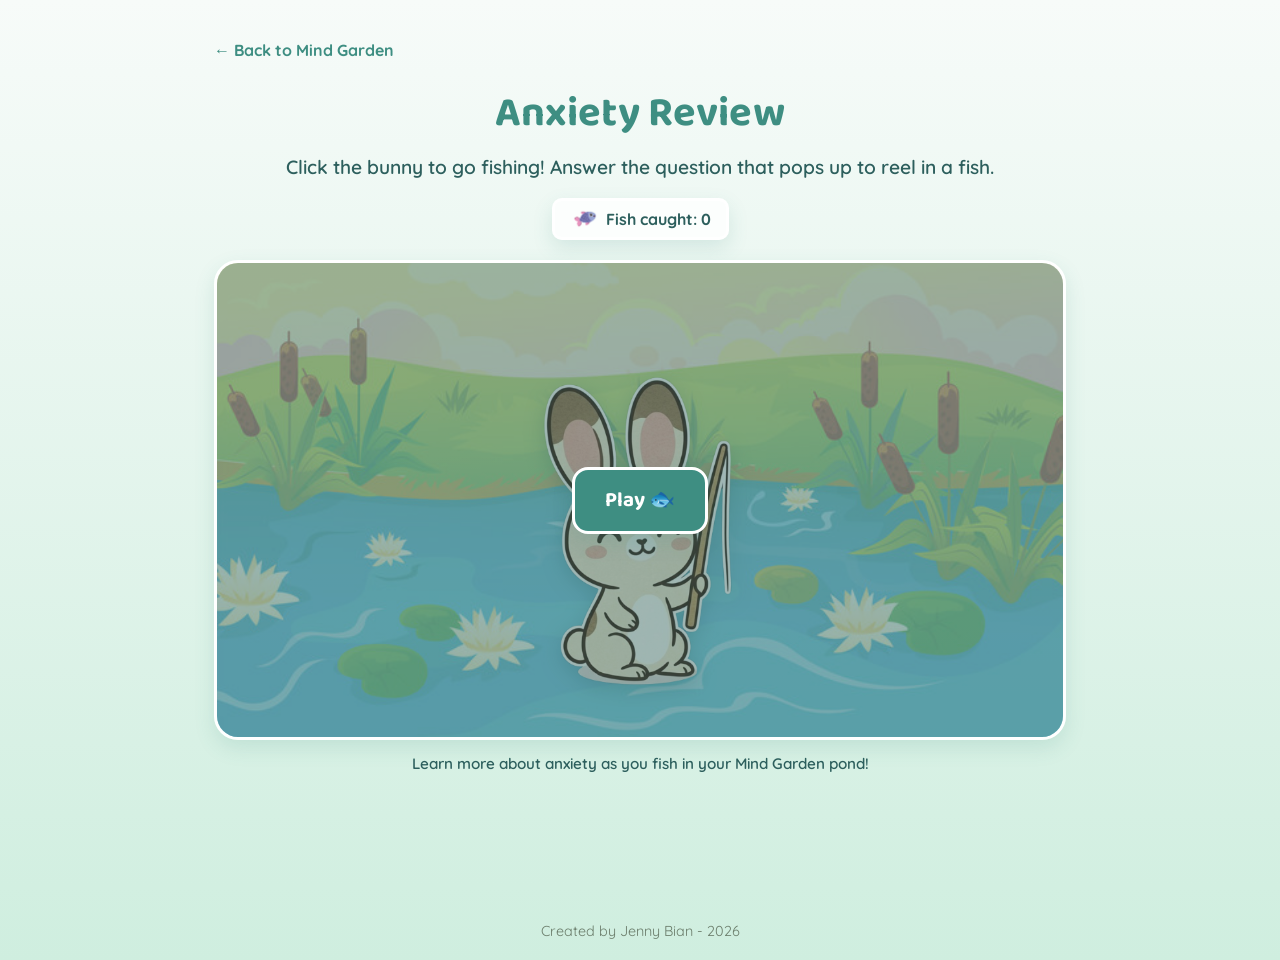
<file: games/anxiety-review/index.html>
<!DOCTYPE html>
<html lang="en">
<head>
  <meta charset="UTF-8">
  <meta name="viewport" content="width=device-width, initial-scale=1.0">
  <title>Anxiety Review - Mind Garden</title>

  <link rel="preconnect" href="https://fonts.googleapis.com">
  <link rel="preconnect" href="https://fonts.gstatic.com" crossorigin>
  <link href="https://fonts.googleapis.com/css2?family=Baloo+2:wght@500;700;800&family=Quicksand:wght@500;600;700&display=swap" rel="stylesheet">

  <link rel="stylesheet" href="../../style.css">
  <link rel="stylesheet" href="style.css">
</head>
<body>

  <main class="container game-page">
    <a href="../../index.html" class="back-link">&larr; Back to Mind Garden</a>

    <header class="page-header">
      <h1>Anxiety Review</h1>
      <p class="subtitle">Click the bunny to go fishing! Answer the question that pops up to reel in a fish.</p>
    </header>

    <div class="progress-box">
      <img src="images/fish.png" alt="Fish icon" class="progress-fish">
      <p class="progress-text" id="progress-text">Fish caught: 0</p>
    </div>

    <div class="pond-stage" id="pond-stage">
      <div class="start-overlay" id="start-overlay">
        <button class="play-btn" id="play-btn">
          Play 🐟
        </button>
      </div>

      <p class="encourage-text" id="encourage-text"></p>
      <div class="caught-fish-container" id="caught-fish-container"></div>
      <button type="button" class="person-wrap" id="person-btn" aria-label="Click to go fishing">
        <img id="person-sprite" src="images/standing.png" alt="Person standing by the pond" class="person-sprite">
      </button>

    </div>

    <p class="game-hint">Learn more about anxiety as you fish in your Mind Garden pond!</p>
  </main>

  <!-- Quiz overlay -->
  <div class="quiz-overlay" id="quiz-overlay" hidden>
    <div class="quiz-card">
      <div class="fish-icon-wrap">
        <img id="fish-icon" src="images/fish.png" alt="A fish" class="fish-icon">
      </div>
      <h2 id="quiz-title">Something's on the line!</h2>
      <p class="quiz-clue" id="quiz-clue"></p>
      <div class="quiz-options">
        <button class="quiz-option" id="option-a" type="button"></button>
        <button class="quiz-option" id="option-b" type="button"></button>
      </div>
      <p class="quiz-feedback" id="quiz-feedback" hidden></p>
    </div>
  </div>

  <footer class="footer">
    Created by Jenny Bian - 2026
  </footer>

  <script src="script.js"></script>
</body>
</html>
</file>
<file: style.css>
/* ===== Mind Garden — Style Sheet =====
   Palette:
   --sky        #A8D8EA  (light blue)
   --mint       #B8E6D5  (light green)
   --seafoam    #CFEEDF  (pale green-blue)
   --periwinkle #C9D9F0  (soft blue-violet)
   --teal-deep  #3E8E82  (headings / accents)
   --teal-text  #2D5F5D  (body text)
   --cream      #F7FBF9  (page background)
   --white      #FFFFFF
*/

:root {
  --sky: #A8D8EA;
  --mint: #B8E6D5;
  --seafoam: #CFEEDF;
  --periwinkle: #C9D9F0;
  --teal-deep: #3E8E82;
  --teal-text: #2D5F5D;
  --cream: #F7FBF9;
  --white: #FFFFFF;

  --radius-lg: 24px;
  --radius-md: 16px;
  --shadow-soft: 0 8px 20px rgba(62, 142, 130, 0.15);
}

* {
  box-sizing: border-box;
}

body {
  margin: 0;
  min-height: 100vh;
  background: linear-gradient(180deg, var(--cream) 0%, var(--seafoam) 100%);
  font-family: 'Quicksand', sans-serif;
  color: var(--teal-text);
}

h1, h2, h3 {
  font-family: 'Baloo 2', sans-serif;
  margin: 0;
}

/* ===== Moving banner ===== */
/* ===== Moving banner ===== */
.banner {
  width: 100%;
  overflow: hidden;
  background: var(--teal-deep);
  padding: 12px 0;
}

.banner-track {
  display: block;
  animation: scroll-banner 30s linear infinite;
}

.banner-track span {
  display: inline-block;
  font-family: 'Baloo 2', sans-serif;
  font-weight: 700;
  font-size: 1.1rem;
  color: var(--white);
  white-space: nowrap;
}

@keyframes scroll-banner {
  from {
    transform: translateX(100vw);
  }
  to {
    transform: translateX(-100%);
  }
}

/* ===== Layout ===== */
.container {
  max-width: 900px;
  margin: 0 auto;
  padding: 40px 24px 64px;
}

.page-header {
  text-align: center;
  margin-bottom: 40px;
}

/* Normal, modest heading style — used on game pages */
.page-header h1 {
  font-size: clamp(2rem, 4vw, 2.6rem);
  font-weight: 700;
  color: var(--teal-deep);
  letter-spacing: 0.3px;
}

/* Big glowing title style — homepage only */
.home-header h1 {
  font-size: clamp(3.2rem, 6vw, 4.4rem);
  font-weight: 600;
  letter-spacing: 0.5px;
  text-shadow:
    0 2px 0 var(--white),
    0 4px 14px rgba(62, 142, 130, 0.35),
    0 10px 30px rgba(62, 142, 130, 0.2);
}

.subtitle {
  margin-top: 8px;
  font-size: 1.2rem;
  font-weight: 600;
}

/* ===== Game grid ===== */
.game-grid {
  display: grid;
  grid-template-columns: repeat(2, 1fr);
  gap: 24px;
}

@media (max-width: 600px) {
  .game-grid {
    grid-template-columns: 1fr;
  }
}

.game-card {
  display: flex;
  flex-direction: column;
  align-items: center;
  text-align: center;
  text-decoration: none;
  color: var(--teal-text);
  padding: 32px 20px;
  border-radius: var(--radius-lg);
  box-shadow: var(--shadow-soft);
  border: 3px solid var(--white);
  transition: transform 0.2s ease, box-shadow 0.2s ease;
}

.game-card:hover,
.game-card:focus-visible {
  transform: translateY(-4px);
  box-shadow: 0 12px 26px rgba(62, 142, 130, 0.25);
}

.game-card:focus-visible {
  outline: 3px solid var(--teal-deep);
  outline-offset: 3px;
}

.game-card--mint       { background: var(--mint); }
.game-card--sky        { background: var(--sky); }
.game-card--seafoam    { background: var(--seafoam); }
.game-card--periwinkle { background: var(--periwinkle); }

/* ===== Breathing Basket Catch background ===== */
.fruit-basket-card {
  position: relative;
  overflow: hidden;
}

.fruit-basket-card::before {
  content: "";
  position: absolute;
  inset: 0;

  background-image: url("images/fruitbasket.png");
  background-size: cover;
  background-position: center;
  background-repeat: no-repeat;

  opacity: 0.65;
  z-index: 0;
}

/* Keep text and icons above image */
.fruit-basket-card > * {
  position: relative;
  z-index: 1;
}

.game-icon {
  width: 56px;
  height: 56px;
  margin-bottom: 12px;
  background: transparent;
}
.game-card h2 {
  font-size: 1.3rem;
  margin-bottom: 6px;
}

.game-card p {
  margin: 0;
  font-size: 0.95rem;
  font-weight: 600;
}

/* ===== Thinking Errors background ===== */
.catthink-card {
  position: relative;
  overflow: hidden;
}

.catthink-card::before {
  content: "";
  position: absolute;
  inset: 0;

  background-image: url("images/catthink.png");
  background-size: cover;
  background-position: center;
  background-repeat: no-repeat;

  opacity: 0.65;
  z-index: 0;
}

/* Keep text above background */
.catthink-card > * {
  position: relative;
  z-index: 1;
}

/* ===== About section ===== */
.about-section {
  margin-top: 56px;
  padding: 28px;
  background: var(--white);
  border-radius: var(--radius-md);
  box-shadow: var(--shadow-soft);
  text-align: center;
}

.about-section h3 {
  color: var(--teal-deep);
  font-size: 1.4rem;
  margin-bottom: 10px;
}

.about-section p {
  margin: 0;
  font-size: 1rem;
  line-height: 1.5;
}

.sparkle {
    position: absolute;
    width: 8px;
    height: 8px;
    background: rgba(255, 255, 255, 0.6);
    border-radius: 50%;
    pointer-events: none;
    box-shadow: 
        0 0 6px rgba(255,255,255,0.8),
        0 0 12px rgba(168,216,234,0.6);
    animation: sparkleFade 1.5s ease-out forwards;
}

@keyframes sparkleFade {
    from {
        transform: scale(1);
        opacity: 0.8;
    }
    to {
        transform: scale(0.2) translateY(10px);
        opacity: 0;
    }
}

/* ===== Leaf border decoration ===== */
.leaf-decoration {
  position: fixed;
  inset: 0;
  z-index: -1;
  pointer-events: none;
  overflow: hidden;
}

.leaf-decoration svg {
  width: 100%;
  height: 100%;
}

.footer {
  text-align: center;
  margin-top: 50px;
  padding: 20px;
  font-family: 'Quicksand', sans-serif;
  font-size: 0.9rem;
  color: #6b7d6b;
}


.game-card h2,
.game-card p {
  background: rgba(255, 255, 255, 0.75);
  border-radius: 12px;
  padding: 3px 10px;
  box-shadow: 0 4px 10px rgba(62, 142, 130, 0.12);
}

/* ===== Anxiety Review background ===== */
.anxiety-card {
  position: relative;
  overflow: hidden;
}

.anxiety-card::before {
  content: "";
  position: absolute;
  inset: 0;

  background-image: url("images/bunny.png");
  background-size: cover;
  background-position: center;
  background-repeat: no-repeat;

  opacity: 0.67;
  z-index: 0;
}

/* Keep text above bunny background */
.anxiety-card > * {
  position: relative;
  z-index: 1;
}

/* ===== Leaf border decoration ===== */
.leaf-decoration {
  position: fixed;
  inset: 0;
  z-index: -1;
  pointer-events: none;
  overflow: hidden;
  opacity: 0.9; /* increase this to make leaves stronger */
}

.leaf-decoration svg {
  width: 100%;
  height: 100%;
}

/* ===== Cloud behind title (home page only) ===== */
.home-header {
  position: relative;
}

.home-header::before {
  content: "";
  position: absolute;
  width: 650px;
  height: 550px;
  background: url("images/cloud.png") center / contain no-repeat;
  top: -25px;
  left: 12%;
  transform: translateY(-27%);
  z-index: -1;
  opacity: 1;
}

.garden-decor {
  position: fixed;
  inset: 0;
  pointer-events: none;
  z-index: -2;
}

.garden-decor span {
  position: absolute;
  opacity: .15;
  font-size: 3rem;
}

.garden-decor span:nth-child(1) {
  top: 15%;
  left: 8%;
}

.garden-decor span:nth-child(2) {
  top: 60%;
  right: 6%;
}

.garden-decor span:nth-child(3) {
  top: 35%;
  right: 10%;
}


.garden-decor span:nth-child(4) {
  bottom: 12%;
  left: 10%;
}
</file>
<file: games/anxiety-review/style.css>
/* ===== Anxiety Review — game styles =====
   Reuses the color variables (--sky, --mint, --seafoam, --periwinkle,
   --teal-deep, --teal-text, --cream, --white, --radius-lg, --radius-md,
   --shadow-soft) already defined in ../../style.css

   Drop your own art into games/anxiety-review/images/ named:
     pond.png              (background scene for the pond stage)
     standing.png          (person standing, ready to fish)
     fishing.png           (person actively fishing)
     fish.png              (fish clipart for the question pop-up)

   Until art is dropped in, each image quietly falls back to an emoji
   so the game is playable right away.
*/

.back-link {
  display: inline-block;
  margin-bottom: 20px;
  font-family: 'Quicksand', sans-serif;
  font-weight: 700;
  color: var(--teal-deep);
  text-decoration: none;
}

.back-link:hover,
.back-link:focus-visible {
  text-decoration: underline;
}

.game-page .page-header {
  margin-bottom: 12px;
}

.progress-box {
  display: flex;
  align-items: center;
  justify-content: center;
  gap: 6px;

  width: fit-content;
  margin: 0 auto 20px;

  background: rgba(255, 255, 255, 0.85);
  padding: 3px 15px;
  border-radius: 10px;

  box-shadow: var(--shadow-soft);
  border: 3px solid var(--white);
}

.progress-text {
  text-align: center;
  font-family: 'Quicksand', sans-serif;
  font-weight: 800;
  font-size: 1rem;
  color: var(--teal-text);
  margin: 0;
}

.progress-fish {
  width: 30px;
  height: 30px;
  object-fit: contain;
}

/* ===== Pond stage ===== */

.pond-stage {
  position: relative;
  width: 100%;
  min-height: 480px;
  display: flex;
  flex-direction: column;
  align-items: center;
  justify-content: flex-end;
  gap: 28px;
  padding: 32px 20px 48px;
  border-radius: var(--radius-lg);
  border: 3px solid var(--white);
  box-shadow: var(--shadow-soft);
  overflow: hidden;

}

.pond-stage::before {
  content: "";
  position: absolute;
  inset: 0;

  background-image: url("images/pond.jpg");
  background-size: cover;
  background-position: center;
  background-repeat: no-repeat;

  opacity: 0.55; 
  z-index: 0;
}
.pond-stage > * {
  position: relative;
  z-index: 1;
}

/* ===== Encouragement text ===== */
.encourage-text {
  min-height: 28px;
  font-family: 'Baloo 2', sans-serif;
  font-weight: 700;
  font-size: 1.15rem;
  color: var(--teal-deep);
  text-align: center;
  margin: 0;
  opacity: 0;
  transform: translateY(6px);
  transition: opacity 0.4s ease, transform 0.4s ease;
}

.encourage-text.show {
  opacity: 1;
  transform: translateY(0);
}

/* ===== The fisher ===== */
.person-wrap {
  position: relative;
  display: flex;
  align-items: center;
  justify-content: center;
  background: transparent;
  border: none;
  padding: 0;
  margin: 0;
  cursor: pointer;
}

.person-wrap:focus-visible {
  outline: 3px solid var(--teal-deep);
  outline-offset: 6px;
  border-radius: var(--radius-md);
}

.person-sprite {
  width: 200px;
  height: auto;
  object-fit: contain;
  filter: drop-shadow(0 6px 10px rgba(45, 95, 93, 0.25));
  transition: transform 0.18s ease;
}

.person-wrap:hover .person-sprite,
.person-wrap:focus-visible .person-sprite {
  transform: scale(1.08);
}

/* While fishing (or waiting on a bite), the fisher can't be clicked again */
.person-wrap.disabled {
  cursor: default;
  pointer-events: none;
}

.person-wrap.disabled .person-sprite {
  transform: none;
}

.game-hint {
  text-align: center;
  margin-top: 14px;
  font-size: 0.95rem;
  font-weight: 600;
  color: var(--teal-text);
}

/* ===== Quiz overlay ===== */
.quiz-overlay[hidden] {
  display: none !important;
}

.quiz-overlay {
  position: fixed;
  inset: 0;
  background: rgba(45, 95, 93, 0.55);
  display: flex;
  align-items: center;
  justify-content: center;
  padding: 24px;
  z-index: 100;
}

.quiz-card {
  background: var(--white);
  border-radius: var(--radius-lg);
  box-shadow: var(--shadow-soft);
  padding: 32px 32px 36px;
  max-width: 480px;
  width: 100%;
  text-align: center;
}

.fish-icon-wrap {
  display: flex;
  align-items: center;
  justify-content: center;
  margin-bottom: 10px;
}

.fish-icon {
  width: 64px;
  height: auto;
  object-fit: contain;
}

.quiz-card h2 {
  color: var(--teal-deep);
  font-size: 1.3rem;
  margin-bottom: 12px;
}

.quiz-clue {
  font-family: 'Quicksand', sans-serif;
  font-weight: 600;
  color: var(--teal-text);
  line-height: 1.5;
  margin: 0 0 22px;
}

.quiz-options {
  display: flex;
  flex-direction: column;
  gap: 14px;
  margin-bottom: 16px;
}

.quiz-option {
  font-family: 'Quicksand', sans-serif;
  font-weight: 700;
  font-size: 1rem;
  color: var(--teal-text);
  background: var(--cream);
  border: 3px solid var(--white);
  border-radius: var(--radius-md);
  padding: 16px 18px;
  cursor: pointer;
  line-height: 1.4;
  box-shadow: var(--shadow-soft);
  transition: transform 0.15s ease, background 0.15s ease;
}

.quiz-option:hover:not(:disabled),
.quiz-option:focus-visible:not(:disabled) {
  transform: translateY(-2px);
  background: var(--mint);
  outline: none;
}

.quiz-option:disabled {
  cursor: not-allowed;
}

.quiz-option.correct {
  background: var(--mint);
  color: var(--teal-deep);
  transform: none;
}

.quiz-option.incorrect {
  background: #f6b8b0;
  color: #6e2a20;
  transform: none;
}

.quiz-feedback {
  font-family: 'Quicksand', sans-serif;
  font-weight: 700;
  margin: 0;
}

.quiz-feedback.success {
  color: var(--teal-deep);
}

.quiz-feedback.fail {
  color: #b3392c;
}

.caught-fish {
    position: absolute;
    width: 80px;
    height: auto;
    pointer-events: none;
    animation: popIn .4s ease;
}

@keyframes popIn {
    from {
        transform: scale(0);
        opacity: 0;
    }
    to {
        transform: scale(1);
        opacity: 1;
    }
}

.caught-fish-container {
  position: absolute;
  inset: 0;
  pointer-events: none;
}

.caught-fish {
  position: absolute;
  width: 60px;
  height: 60px;
  object-fit: contain;
  animation: swim 2s ease-in-out infinite alternate;
}


@keyframes swim {
  from {
    transform: translateX(-30px) translateY(0);
  }

  to {
    transform: translateX(30px) translateY(-25px);
  }
}

/* ===== Start Screen ===== */

.start-overlay {
  position: absolute;
  inset: 0;
  background: rgba(45, 95, 93, 0.45);
  display: flex;
  align-items: center;
  justify-content: center;
  z-index: 20;
}

.play-btn {
  font-family: 'Baloo 2', sans-serif;
  font-size: 1.3rem;
  font-weight: 700;

  color: var(--white);
  background: var(--teal-deep);

  border: 3px solid var(--white);
  border-radius: var(--radius-md);

  padding: 14px 30px;
  cursor: pointer;

  box-shadow: var(--shadow-soft);
  transition: transform 0.15s ease;
}

.play-btn:hover,
.play-btn:focus-visible {
  transform: translateY(-3px);
  outline: none;
}
</file>
